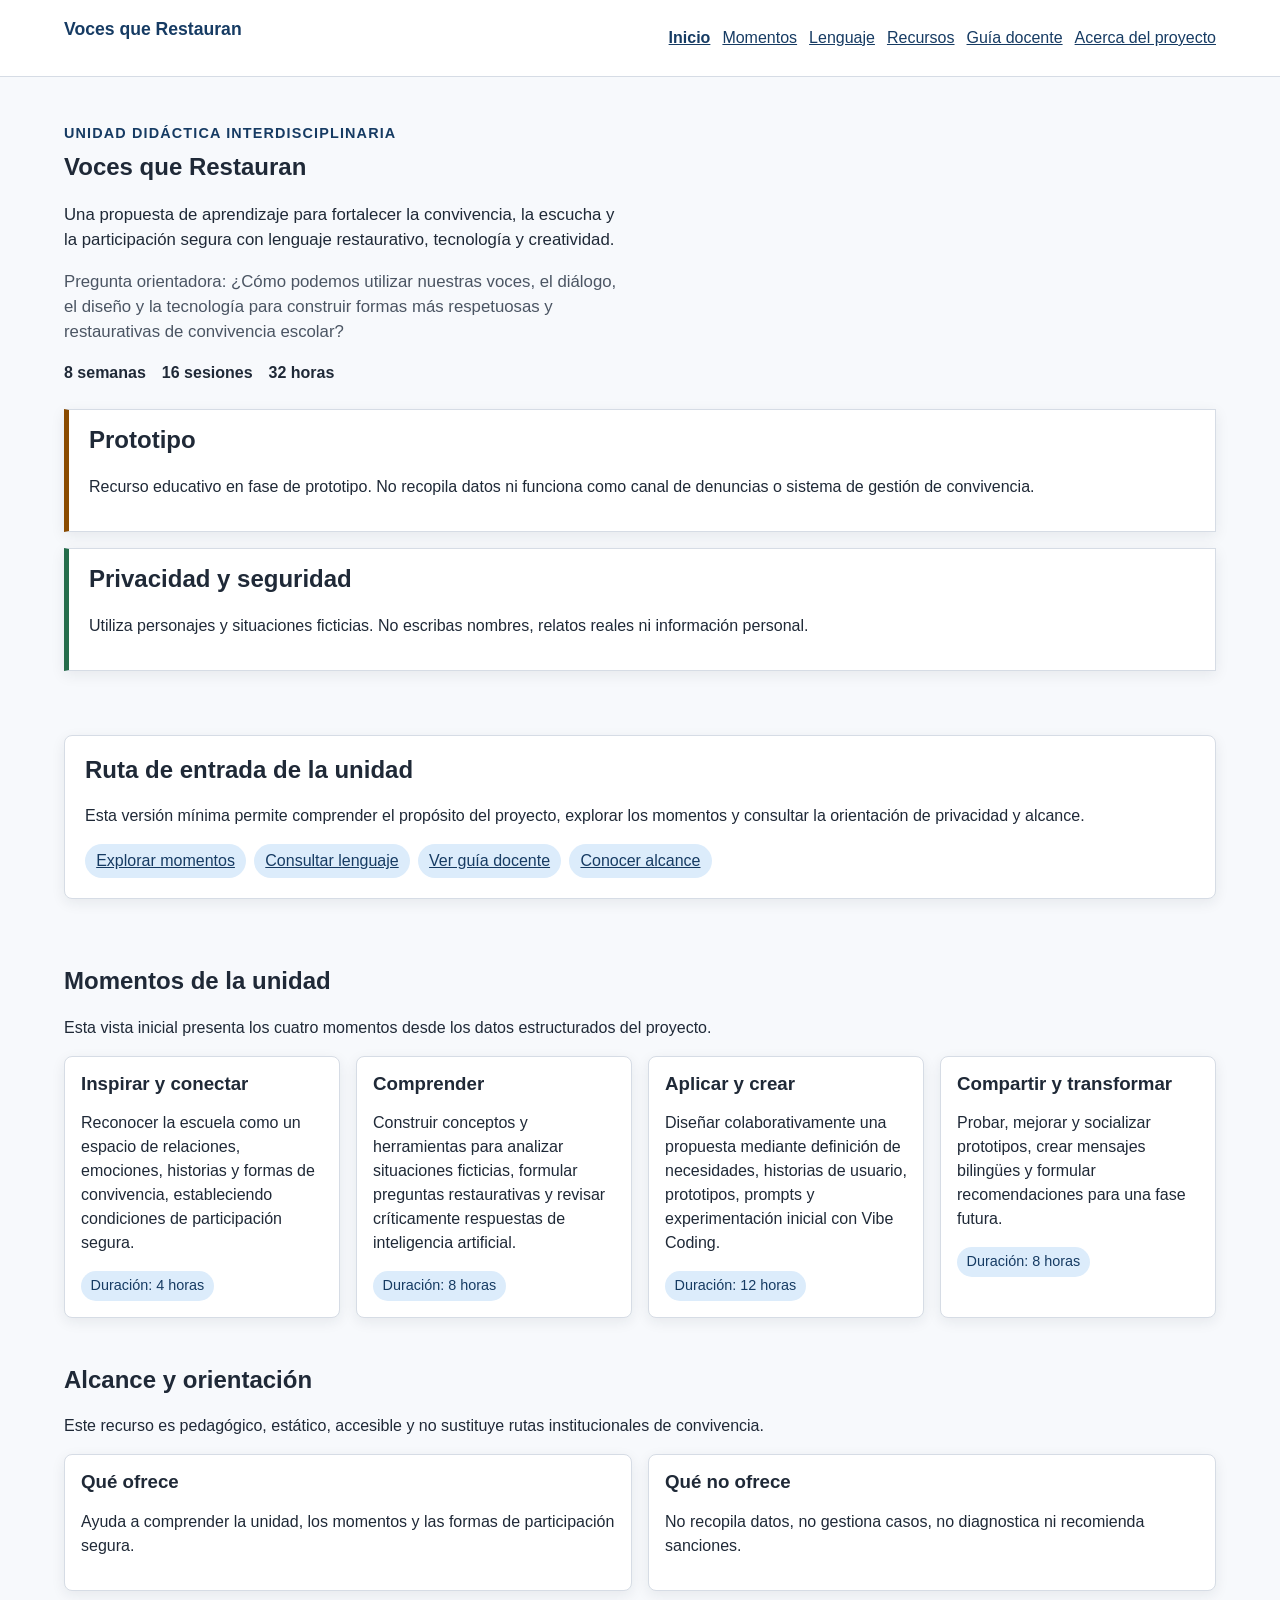
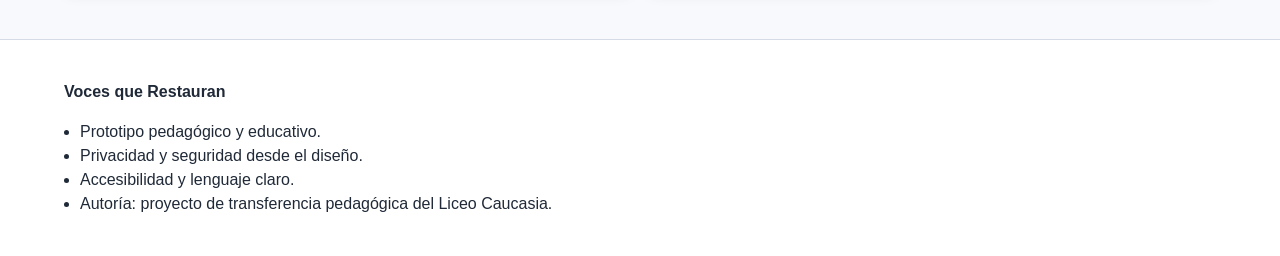
<file: docs/index.html>
<!doctype html>
<html lang="es">
  <head>
    <meta charset="utf-8">
    <meta name="viewport" content="width=device-width, initial-scale=1">
    <meta name="description" content="Prototipo inicial de la unidad didáctica Voces que Restauran, con enfoque en privacidad, accesibilidad y navegación sencilla para GitHub Pages.">
    <title>Voces que Restauran | Prototipo inicial</title>
    <link rel="stylesheet" href="css/base.css">
    <link rel="stylesheet" href="css/layout.css">
    <link rel="stylesheet" href="css/components.css">
    <link rel="stylesheet" href="css/utilities.css">
    <link rel="stylesheet" href="css/print.css">
  </head>
  <body data-content-path="./data/unit-content.json">
    <a class="skip-link" href="#main-content">Saltar al contenido</a>

    <header class="site-header">
      <div class="container site-header__inner">
        <a class="brand-link" href="./index.html">Voces que Restauran</a>
        <button class="site-nav-toggle" type="button" aria-expanded="false" aria-controls="site-nav-list" aria-label="Abrir menú principal">
          Menú
        </button>
        <nav class="site-nav" aria-label="Navegación principal">
          <ul id="site-nav-list" class="site-nav-list">
            <li><a href="./index.html" aria-current="page">Inicio</a></li>
            <li><a href="./moments/">Momentos</a></li>
            <li><a href="./language/">Lenguaje</a></li>
            <li><a href="./resources/">Recursos</a></li>
            <li><a href="./teacher-guide/">Guía docente</a></li>
            <li><a href="./about/">Acerca del proyecto</a></li>
          </ul>
        </nav>
      </div>
    </header>

    <main id="main-content">
      <section class="hero container" aria-labelledby="project-title">
        <div class="hero__content">
          <p class="eyebrow">Unidad didáctica interdisciplinaria</p>
          <h1 id="project-title">Voces que Restauran</h1>
          <p class="lead">Una propuesta de aprendizaje para fortalecer la convivencia, la escucha y la participación segura con lenguaje restaurativo, tecnología y creatividad.</p>
          <p class="lead lead--secondary">Pregunta orientadora: ¿Cómo podemos utilizar nuestras voces, el diálogo, el diseño y la tecnología para construir formas más respetuosas y restaurativas de convivencia escolar?</p>
          <ul class="summary-list" aria-label="Datos generales de la unidad">
            <li><strong>8 semanas</strong></li>
            <li><strong>16 sesiones</strong></li>
            <li><strong>32 horas</strong></li>
          </ul>
        </div>

        <div class="notice notice--warning" role="status">
          <h2>Prototipo</h2>
          <p>Recurso educativo en fase de prototipo. No recopila datos ni funciona como canal de denuncias o sistema de gestión de convivencia.</p>
        </div>
        <div class="notice notice--info" role="note">
          <h2>Privacidad y seguridad</h2>
          <p>Utiliza personajes y situaciones ficticias. No escribas nombres, relatos reales ni información personal.</p>
        </div>
      </section>

      <section class="container section-block" aria-labelledby="quick-links-title">
        <div class="page-intro">
          <h2 id="quick-links-title">Ruta de entrada de la unidad</h2>
          <p>Esta versión mínima permite comprender el propósito del proyecto, explorar los momentos y consultar la orientación de privacidad y alcance.</p>
          <ul class="pill-list" aria-label="Vías rápidas">
            <li><a href="./moments/">Explorar momentos</a></li>
            <li><a href="./language/">Consultar lenguaje</a></li>
            <li><a href="./teacher-guide/">Ver guía docente</a></li>
            <li><a href="./about/scope.html">Conocer alcance</a></li>
          </ul>
        </div>
      </section>

      <section class="container section-block" aria-labelledby="moments-title">
        <div class="section-heading">
          <h2 id="moments-title">Momentos de la unidad</h2>
          <p>Esta vista inicial presenta los cuatro momentos desde los datos estructurados del proyecto.</p>
        </div>
        <div id="moments-list" class="card-grid" aria-live="polite"></div>
      </section>

      <section class="container section-block" aria-labelledby="scope-title">
        <div class="section-heading">
          <h2 id="scope-title">Alcance y orientación</h2>
          <p>Este recurso es pedagógico, estático, accesible y no sustituye rutas institucionales de convivencia.</p>
        </div>
        <div class="info-grid">
          <article class="card">
            <h3>Qué ofrece</h3>
            <p>Ayuda a comprender la unidad, los momentos y las formas de participación segura.</p>
          </article>
          <article class="card">
            <h3>Qué no ofrece</h3>
            <p>No recopila datos, no gestiona casos, no diagnostica ni recomienda sanciones.</p>
          </article>
        </div>
      </section>
    </main>

    <footer class="site-footer">
      <div class="container site-footer__inner">
        <p><strong>Voces que Restauran</strong></p>
        <ul class="footer-links">
          <li>Prototipo pedagógico y educativo.</li>
          <li>Privacidad y seguridad desde el diseño.</li>
          <li>Accesibilidad y lenguaje claro.</li>
          <li>Autoría: proyecto de transferencia pedagógica del Liceo Caucasia.</li>
        </ul>
      </div>
    </footer>

    <script type="module" src="js/main.js"></script>
  </body>
</html>
</file>
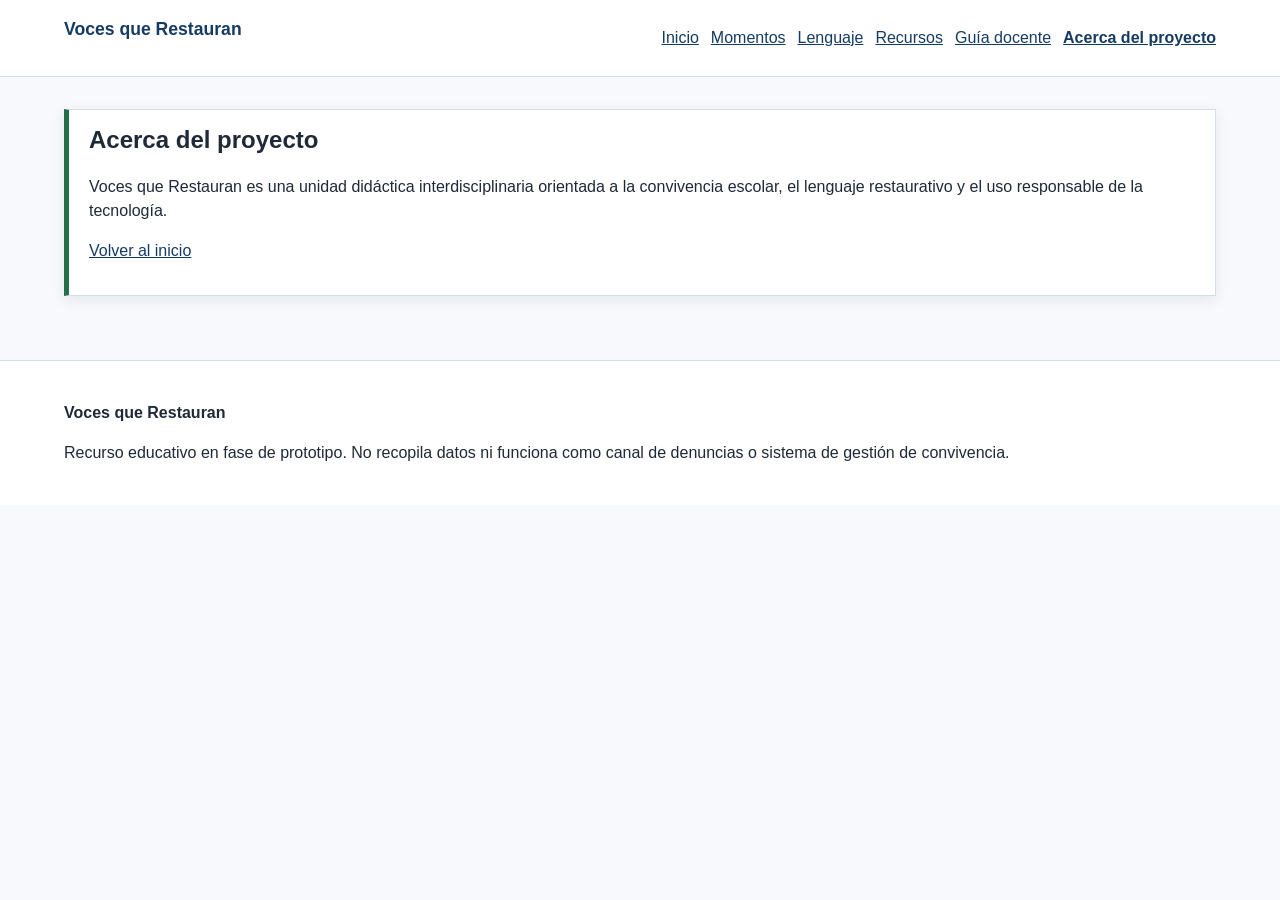
<file: docs/about/index.html>
<!doctype html>
<html lang="es">
  <head>
    <meta charset="utf-8">
    <meta name="viewport" content="width=device-width, initial-scale=1">
    <meta name="description" content="Página de introducción al proyecto Voces que Restauran.">
    <title>Acerca del proyecto | Voces que Restauran</title>
    <link rel="stylesheet" href="../css/base.css">
    <link rel="stylesheet" href="../css/layout.css">
    <link rel="stylesheet" href="../css/components.css">
    <link rel="stylesheet" href="../css/utilities.css">
    <link rel="stylesheet" href="../css/print.css">
  </head>
  <body>
    <a class="skip-link" href="#main-content">Saltar al contenido</a>
    <header class="site-header">
      <div class="container site-header__inner">
        <a class="brand-link" href="../index.html">Voces que Restauran</a>
        <button class="site-nav-toggle" type="button" aria-expanded="false" aria-controls="site-nav-list" aria-label="Abrir menú principal">Menú</button>
        <nav class="site-nav" aria-label="Navegación principal">
          <ul id="site-nav-list" class="site-nav-list">
            <li><a href="../index.html">Inicio</a></li>
            <li><a href="../moments/">Momentos</a></li>
            <li><a href="../language/">Lenguaje</a></li>
            <li><a href="../resources/">Recursos</a></li>
            <li><a href="../teacher-guide/">Guía docente</a></li>
            <li><a href="./index.html" aria-current="page">Acerca del proyecto</a></li>
          </ul>
        </nav>
      </div>
    </header>
    <main id="main-content">
      <section class="container section-block" aria-labelledby="about-title">
        <div class="notice notice--info">
          <h1 id="about-title">Acerca del proyecto</h1>
          <p>Voces que Restauran es una unidad didáctica interdisciplinaria orientada a la convivencia escolar, el lenguaje restaurativo y el uso responsable de la tecnología.</p>
          <p><a href="../index.html">Volver al inicio</a></p>
        </div>
      </section>
    </main>
    <footer class="site-footer">
      <div class="container site-footer__inner">
        <p><strong>Voces que Restauran</strong></p>
        <p>Recurso educativo en fase de prototipo. No recopila datos ni funciona como canal de denuncias o sistema de gestión de convivencia.</p>
      </div>
    </footer>
    <script type="module" src="../js/main.js"></script>
  </body>
</html>
</file>
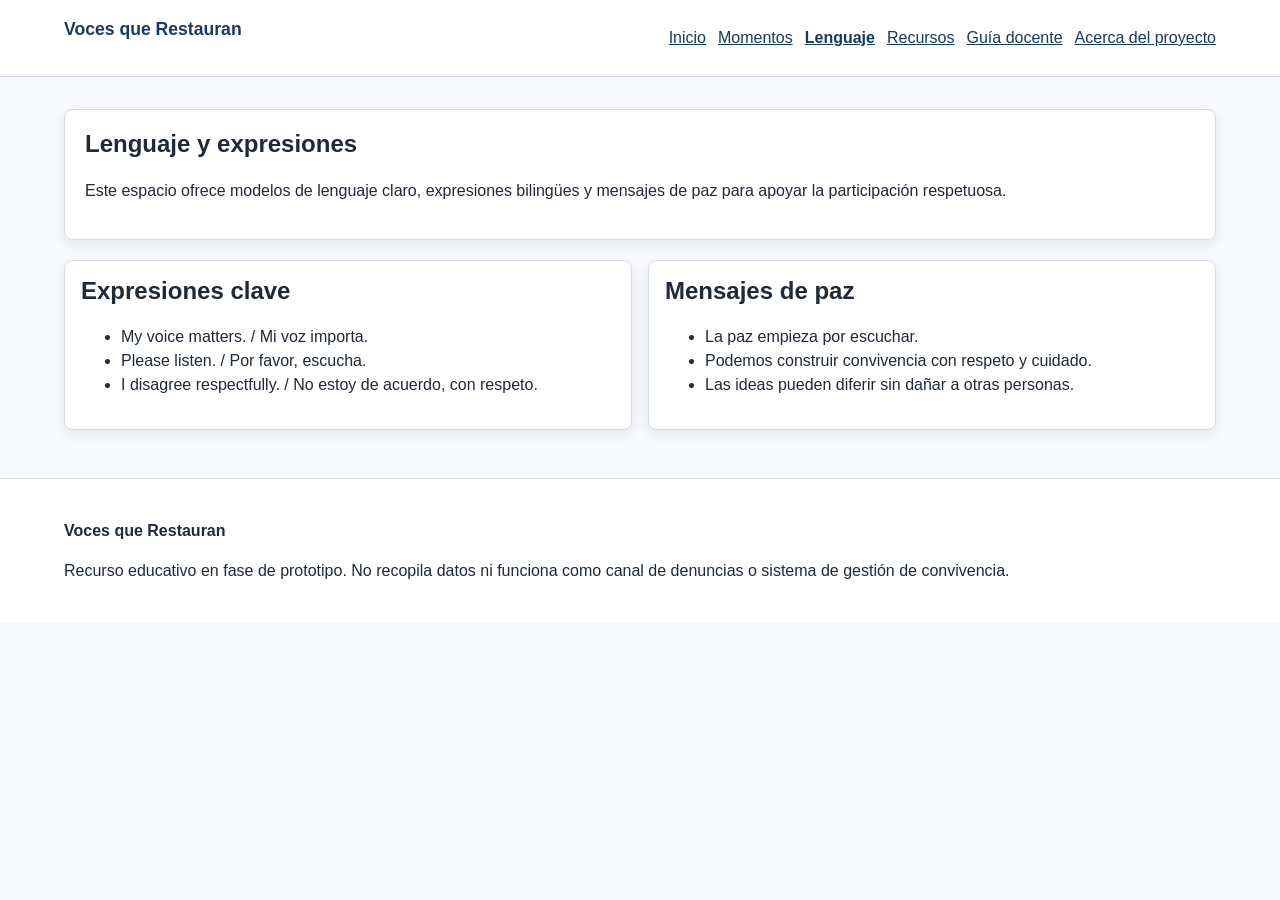
<file: docs/language/index.html>
<!doctype html>
<html lang="es">
  <head>
    <meta charset="utf-8">
    <meta name="viewport" content="width=device-width, initial-scale=1">
    <meta name="description" content="Página de transición para el lenguaje y las expresiones del proyecto Voces que Restauran.">
    <title>Lenguaje | Voces que Restauran</title>
    <link rel="stylesheet" href="../css/base.css">
    <link rel="stylesheet" href="../css/layout.css">
    <link rel="stylesheet" href="../css/components.css">
    <link rel="stylesheet" href="../css/utilities.css">
    <link rel="stylesheet" href="../css/print.css">
  </head>
  <body>
    <a class="skip-link" href="#main-content">Saltar al contenido</a>
    <header class="site-header">
      <div class="container site-header__inner">
        <a class="brand-link" href="../index.html">Voces que Restauran</a>
        <button class="site-nav-toggle" type="button" aria-expanded="false" aria-controls="site-nav-list" aria-label="Abrir menú principal">Menú</button>
        <nav class="site-nav" aria-label="Navegación principal">
          <ul id="site-nav-list" class="site-nav-list">
            <li><a href="../index.html">Inicio</a></li>
            <li><a href="../moments/">Momentos</a></li>
            <li><a href="./index.html" aria-current="page">Lenguaje</a></li>
            <li><a href="../resources/">Recursos</a></li>
            <li><a href="../teacher-guide/">Guía docente</a></li>
            <li><a href="../about/">Acerca del proyecto</a></li>
          </ul>
        </nav>
      </div>
    </header>
    <main id="main-content">
      <section class="container section-block" aria-labelledby="language-title">
        <div class="page-intro">
          <h1 id="language-title">Lenguaje y expresiones</h1>
          <p>Este espacio ofrece modelos de lenguaje claro, expresiones bilingües y mensajes de paz para apoyar la participación respetuosa.</p>
        </div>
        <div class="info-grid">
          <article class="card">
            <h2>Expresiones clave</h2>
            <ul>
              <li>My voice matters. / Mi voz importa.</li>
              <li>Please listen. / Por favor, escucha.</li>
              <li>I disagree respectfully. / No estoy de acuerdo, con respeto.</li>
            </ul>
          </article>
          <article class="card">
            <h2>Mensajes de paz</h2>
            <ul>
              <li>La paz empieza por escuchar.</li>
              <li>Podemos construir convivencia con respeto y cuidado.</li>
              <li>Las ideas pueden diferir sin dañar a otras personas.</li>
            </ul>
          </article>
        </div>
      </section>
    </main>
    <footer class="site-footer">
      <div class="container site-footer__inner">
        <p><strong>Voces que Restauran</strong></p>
        <p>Recurso educativo en fase de prototipo. No recopila datos ni funciona como canal de denuncias o sistema de gestión de convivencia.</p>
      </div>
    </footer>
    <script type="module" src="../js/main.js"></script>
  </body>
</html>
</file>
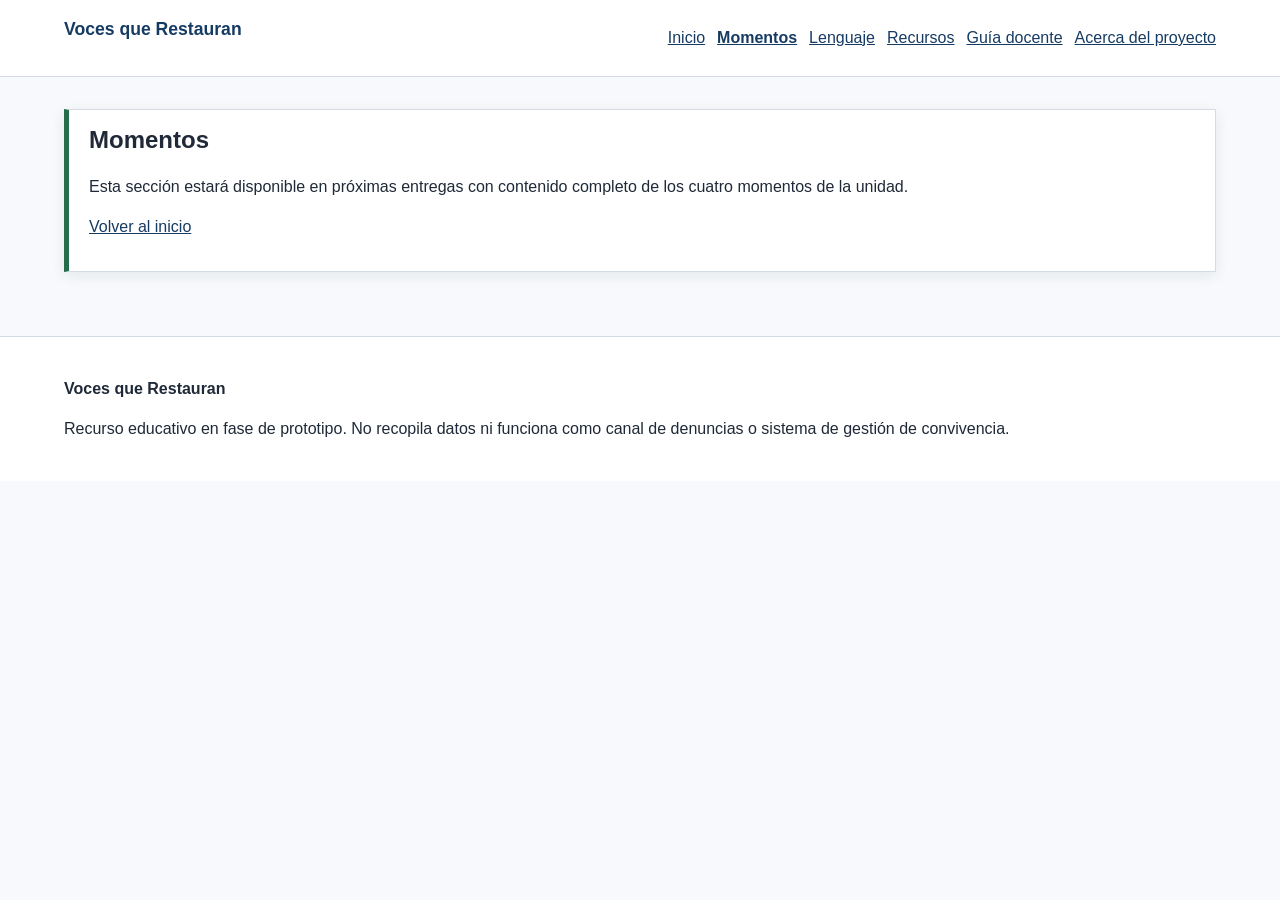
<file: docs/moments/index.html>
<!doctype html>
<html lang="es">
  <head>
    <meta charset="utf-8">
    <meta name="viewport" content="width=device-width, initial-scale=1">
    <meta name="description" content="Página de transición para los momentos de la unidad Voces que Restauran.">
    <title>Momentos | Voces que Restauran</title>
    <link rel="stylesheet" href="../css/base.css">
    <link rel="stylesheet" href="../css/layout.css">
    <link rel="stylesheet" href="../css/components.css">
    <link rel="stylesheet" href="../css/utilities.css">
    <link rel="stylesheet" href="../css/print.css">
  </head>
  <body>
    <a class="skip-link" href="#main-content">Saltar al contenido</a>
    <header class="site-header">
      <div class="container site-header__inner">
        <a class="brand-link" href="../index.html">Voces que Restauran</a>
        <button class="site-nav-toggle" type="button" aria-expanded="false" aria-controls="site-nav-list" aria-label="Abrir menú principal">Menú</button>
        <nav class="site-nav" aria-label="Navegación principal">
          <ul id="site-nav-list" class="site-nav-list">
            <li><a href="../index.html">Inicio</a></li>
            <li><a href="./index.html" aria-current="page">Momentos</a></li>
            <li><a href="../language/">Lenguaje</a></li>
            <li><a href="../resources/">Recursos</a></li>
            <li><a href="../teacher-guide/">Guía docente</a></li>
            <li><a href="../about/">Acerca del proyecto</a></li>
          </ul>
        </nav>
      </div>
    </header>
    <main id="main-content">
      <section class="container section-block" aria-labelledby="moments-title">
        <div class="notice notice--info">
          <h1 id="moments-title">Momentos</h1>
          <p>Esta sección estará disponible en próximas entregas con contenido completo de los cuatro momentos de la unidad.</p>
          <p><a href="../index.html">Volver al inicio</a></p>
        </div>
      </section>
    </main>
    <footer class="site-footer">
      <div class="container site-footer__inner">
        <p><strong>Voces que Restauran</strong></p>
        <p>Recurso educativo en fase de prototipo. No recopila datos ni funciona como canal de denuncias o sistema de gestión de convivencia.</p>
      </div>
    </footer>
    <script type="module" src="../js/main.js"></script>
  </body>
</html>
</file>
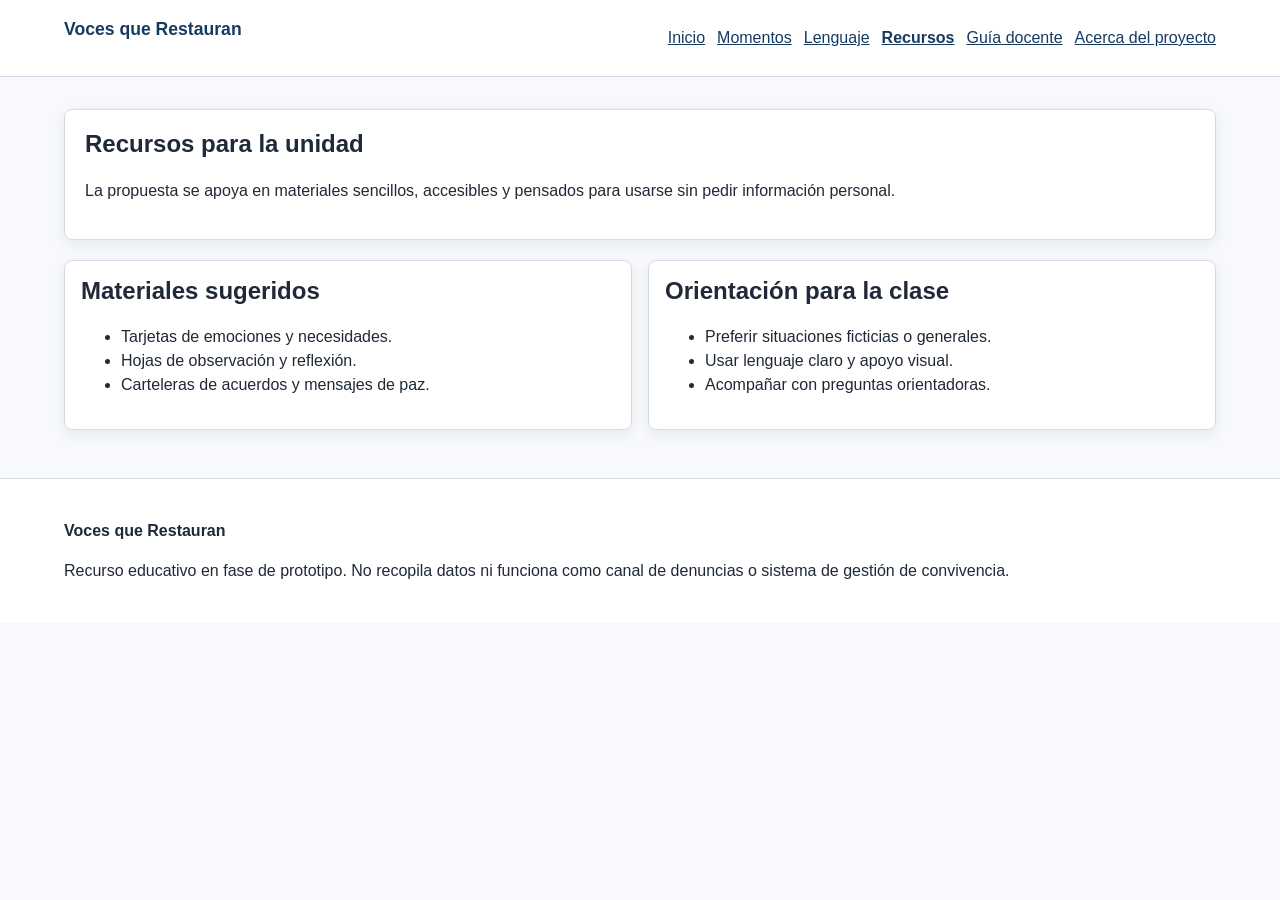
<file: docs/resources/index.html>
<!doctype html>
<html lang="es">
  <head>
    <meta charset="utf-8">
    <meta name="viewport" content="width=device-width, initial-scale=1">
    <meta name="description" content="Página de transición para los recursos del proyecto Voces que Restauran.">
    <title>Recursos | Voces que Restauran</title>
    <link rel="stylesheet" href="../css/base.css">
    <link rel="stylesheet" href="../css/layout.css">
    <link rel="stylesheet" href="../css/components.css">
    <link rel="stylesheet" href="../css/utilities.css">
    <link rel="stylesheet" href="../css/print.css">
  </head>
  <body>
    <a class="skip-link" href="#main-content">Saltar al contenido</a>
    <header class="site-header">
      <div class="container site-header__inner">
        <a class="brand-link" href="../index.html">Voces que Restauran</a>
        <button class="site-nav-toggle" type="button" aria-expanded="false" aria-controls="site-nav-list" aria-label="Abrir menú principal">Menú</button>
        <nav class="site-nav" aria-label="Navegación principal">
          <ul id="site-nav-list" class="site-nav-list">
            <li><a href="../index.html">Inicio</a></li>
            <li><a href="../moments/">Momentos</a></li>
            <li><a href="../language/">Lenguaje</a></li>
            <li><a href="./index.html" aria-current="page">Recursos</a></li>
            <li><a href="../teacher-guide/">Guía docente</a></li>
            <li><a href="../about/">Acerca del proyecto</a></li>
          </ul>
        </nav>
      </div>
    </header>
    <main id="main-content">
      <section class="container section-block" aria-labelledby="resources-title">
        <div class="page-intro">
          <h1 id="resources-title">Recursos para la unidad</h1>
          <p>La propuesta se apoya en materiales sencillos, accesibles y pensados para usarse sin pedir información personal.</p>
        </div>
        <div class="info-grid">
          <article class="card">
            <h2>Materiales sugeridos</h2>
            <ul>
              <li>Tarjetas de emociones y necesidades.</li>
              <li>Hojas de observación y reflexión.</li>
              <li>Carteleras de acuerdos y mensajes de paz.</li>
            </ul>
          </article>
          <article class="card">
            <h2>Orientación para la clase</h2>
            <ul>
              <li>Preferir situaciones ficticias o generales.</li>
              <li>Usar lenguaje claro y apoyo visual.</li>
              <li>Acompañar con preguntas orientadoras.</li>
            </ul>
          </article>
        </div>
      </section>
    </main>
    <footer class="site-footer">
      <div class="container site-footer__inner">
        <p><strong>Voces que Restauran</strong></p>
        <p>Recurso educativo en fase de prototipo. No recopila datos ni funciona como canal de denuncias o sistema de gestión de convivencia.</p>
      </div>
    </footer>
    <script type="module" src="../js/main.js"></script>
  </body>
</html>
</file>
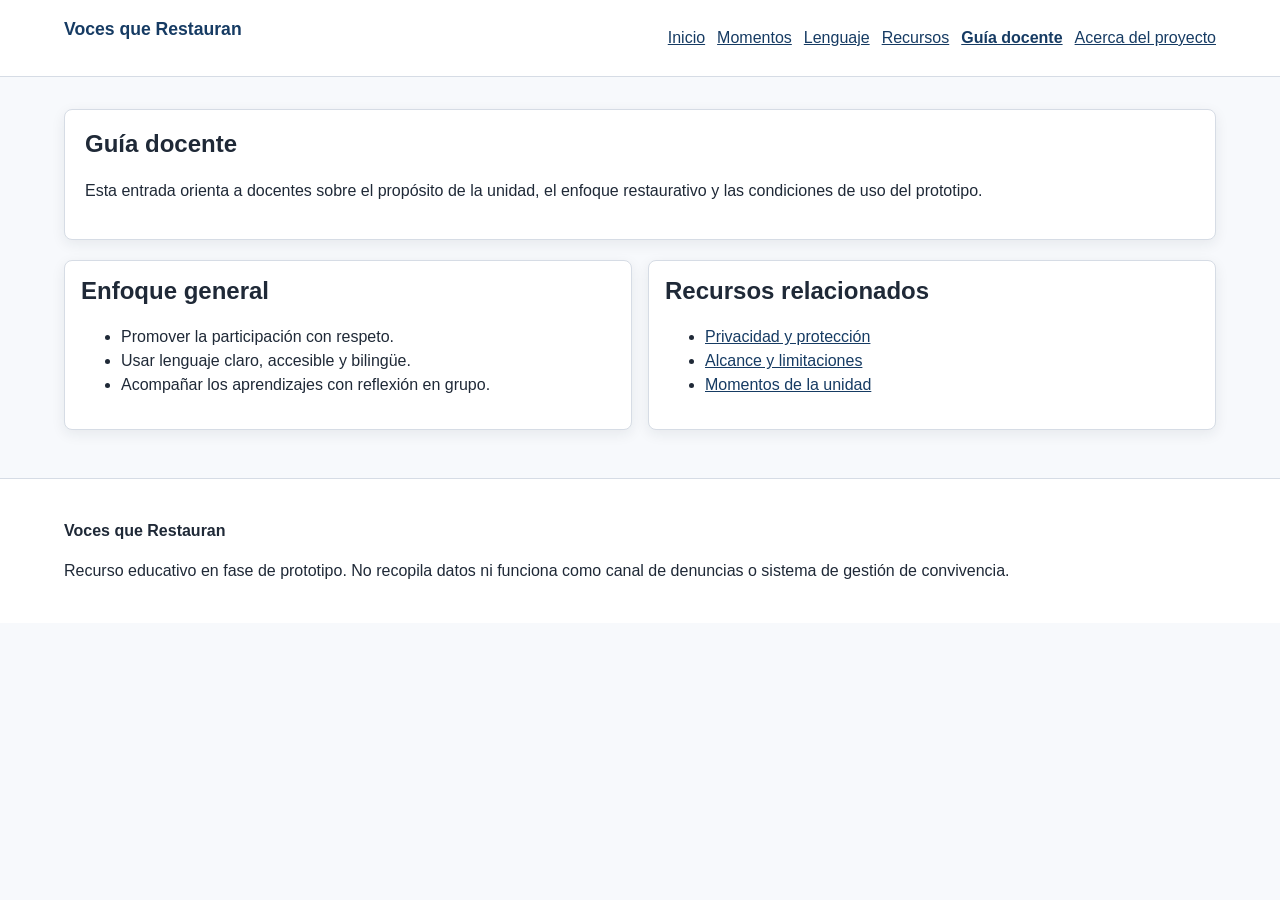
<file: docs/teacher-guide/index.html>
<!doctype html>
<html lang="es">
  <head>
    <meta charset="utf-8">
    <meta name="viewport" content="width=device-width, initial-scale=1">
    <meta name="description" content="Página de transición para la guía docente del proyecto Voces que Restauran.">
    <title>Guía docente | Voces que Restauran</title>
    <link rel="stylesheet" href="../css/base.css">
    <link rel="stylesheet" href="../css/layout.css">
    <link rel="stylesheet" href="../css/components.css">
    <link rel="stylesheet" href="../css/utilities.css">
    <link rel="stylesheet" href="../css/print.css">
  </head>
  <body>
    <a class="skip-link" href="#main-content">Saltar al contenido</a>
    <header class="site-header">
      <div class="container site-header__inner">
        <a class="brand-link" href="../index.html">Voces que Restauran</a>
        <button class="site-nav-toggle" type="button" aria-expanded="false" aria-controls="site-nav-list" aria-label="Abrir menú principal">Menú</button>
        <nav class="site-nav" aria-label="Navegación principal">
          <ul id="site-nav-list" class="site-nav-list">
            <li><a href="../index.html">Inicio</a></li>
            <li><a href="../moments/">Momentos</a></li>
            <li><a href="../language/">Lenguaje</a></li>
            <li><a href="../resources/">Recursos</a></li>
            <li><a href="./index.html" aria-current="page">Guía docente</a></li>
            <li><a href="../about/">Acerca del proyecto</a></li>
          </ul>
        </nav>
      </div>
    </header>
    <main id="main-content">
      <section class="container section-block" aria-labelledby="teacher-guide-title">
        <div class="page-intro">
          <h1 id="teacher-guide-title">Guía docente</h1>
          <p>Esta entrada orienta a docentes sobre el propósito de la unidad, el enfoque restaurativo y las condiciones de uso del prototipo.</p>
        </div>
        <div class="info-grid">
          <article class="card">
            <h2>Enfoque general</h2>
            <ul>
              <li>Promover la participación con respeto.</li>
              <li>Usar lenguaje claro, accesible y bilingüe.</li>
              <li>Acompañar los aprendizajes con reflexión en grupo.</li>
            </ul>
          </article>
          <article class="card">
            <h2>Recursos relacionados</h2>
            <ul>
              <li><a href="./privacy.html">Privacidad y protección</a></li>
              <li><a href="../about/scope.html">Alcance y limitaciones</a></li>
              <li><a href="../moments/">Momentos de la unidad</a></li>
            </ul>
          </article>
        </div>
      </section>
    </main>
    <footer class="site-footer">
      <div class="container site-footer__inner">
        <p><strong>Voces que Restauran</strong></p>
        <p>Recurso educativo en fase de prototipo. No recopila datos ni funciona como canal de denuncias o sistema de gestión de convivencia.</p>
      </div>
    </footer>
    <script type="module" src="../js/main.js"></script>
  </body>
</html>
</file>
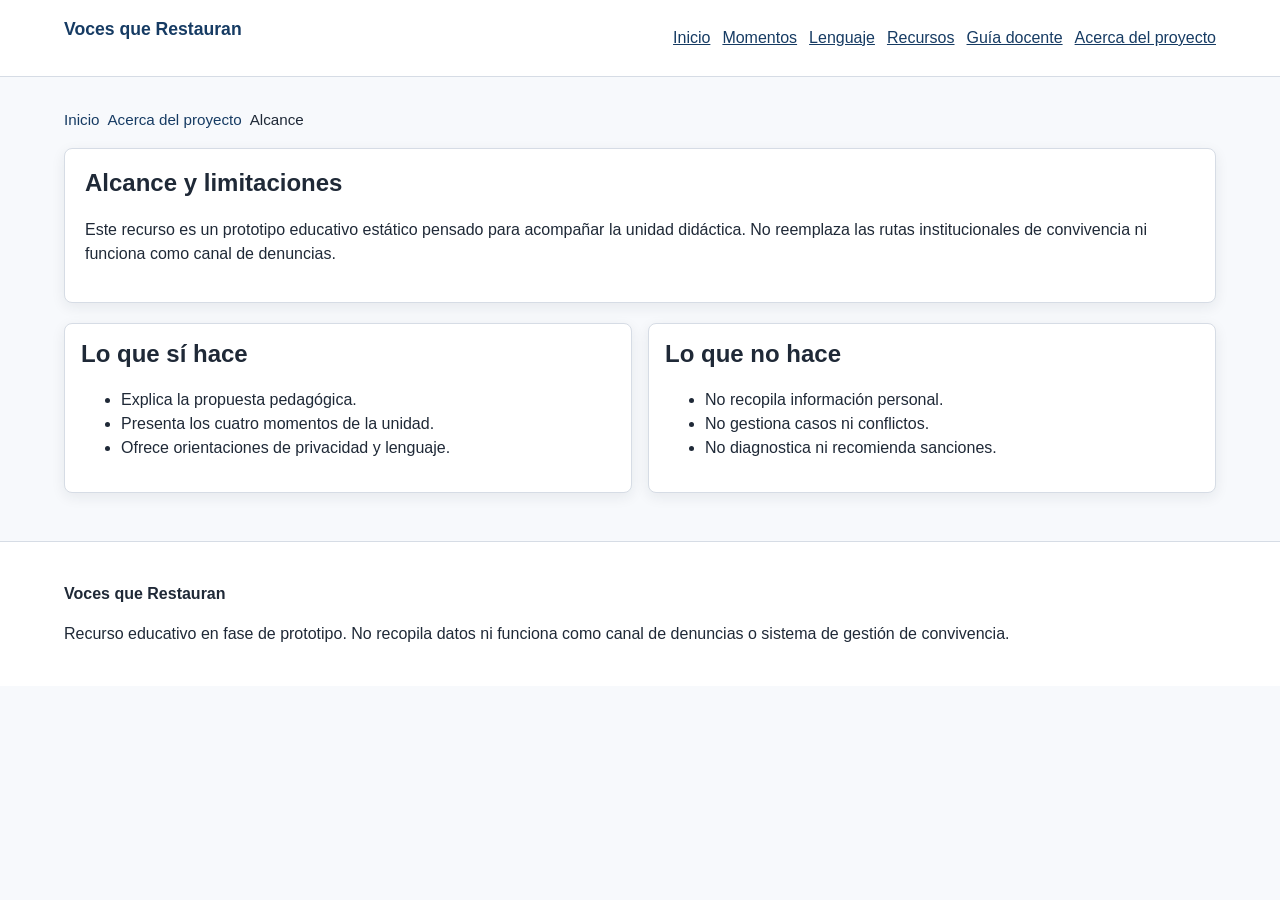
<file: docs/about/scope.html>
<!doctype html>
<html lang="es">
  <head>
    <meta charset="utf-8">
    <meta name="viewport" content="width=device-width, initial-scale=1">
    <meta name="description" content="Página de alcance y limitaciones del prototipo de Voces que Restauran.">
    <title>Alcance y limitaciones | Voces que Restauran</title>
    <link rel="stylesheet" href="../css/base.css">
    <link rel="stylesheet" href="../css/layout.css">
    <link rel="stylesheet" href="../css/components.css">
    <link rel="stylesheet" href="../css/utilities.css">
    <link rel="stylesheet" href="../css/print.css">
  </head>
  <body>
    <a class="skip-link" href="#main-content">Saltar al contenido</a>
    <header class="site-header">
      <div class="container site-header__inner">
        <a class="brand-link" href="../index.html">Voces que Restauran</a>
        <button class="site-nav-toggle" type="button" aria-expanded="false" aria-controls="site-nav-list" aria-label="Abrir menú principal">Menú</button>
        <nav class="site-nav" aria-label="Navegación principal">
          <ul id="site-nav-list" class="site-nav-list">
            <li><a href="../index.html">Inicio</a></li>
            <li><a href="../moments/">Momentos</a></li>
            <li><a href="../language/">Lenguaje</a></li>
            <li><a href="../resources/">Recursos</a></li>
            <li><a href="../teacher-guide/">Guía docente</a></li>
            <li><a href="./index.html">Acerca del proyecto</a></li>
          </ul>
        </nav>
      </div>
    </header>
    <main id="main-content">
      <section class="container section-block" aria-labelledby="scope-title">
        <nav aria-label="Ruta de navegación">
          <ol class="breadcrumbs">
            <li><a href="../index.html">Inicio</a></li>
            <li><a href="./index.html">Acerca del proyecto</a></li>
            <li aria-current="page">Alcance</li>
          </ol>
        </nav>
        <div class="page-intro">
          <h1 id="scope-title">Alcance y limitaciones</h1>
          <p>Este recurso es un prototipo educativo estático pensado para acompañar la unidad didáctica. No reemplaza las rutas institucionales de convivencia ni funciona como canal de denuncias.</p>
        </div>
        <div class="info-grid">
          <article class="card">
            <h2>Lo que sí hace</h2>
            <ul>
              <li>Explica la propuesta pedagógica.</li>
              <li>Presenta los cuatro momentos de la unidad.</li>
              <li>Ofrece orientaciones de privacidad y lenguaje.</li>
            </ul>
          </article>
          <article class="card">
            <h2>Lo que no hace</h2>
            <ul>
              <li>No recopila información personal.</li>
              <li>No gestiona casos ni conflictos.</li>
              <li>No diagnostica ni recomienda sanciones.</li>
            </ul>
          </article>
        </div>
      </section>
    </main>
    <footer class="site-footer">
      <div class="container site-footer__inner">
        <p><strong>Voces que Restauran</strong></p>
        <p>Recurso educativo en fase de prototipo. No recopila datos ni funciona como canal de denuncias o sistema de gestión de convivencia.</p>
      </div>
    </footer>
    <script type="module" src="../js/main.js"></script>
  </body>
</html>
</file>
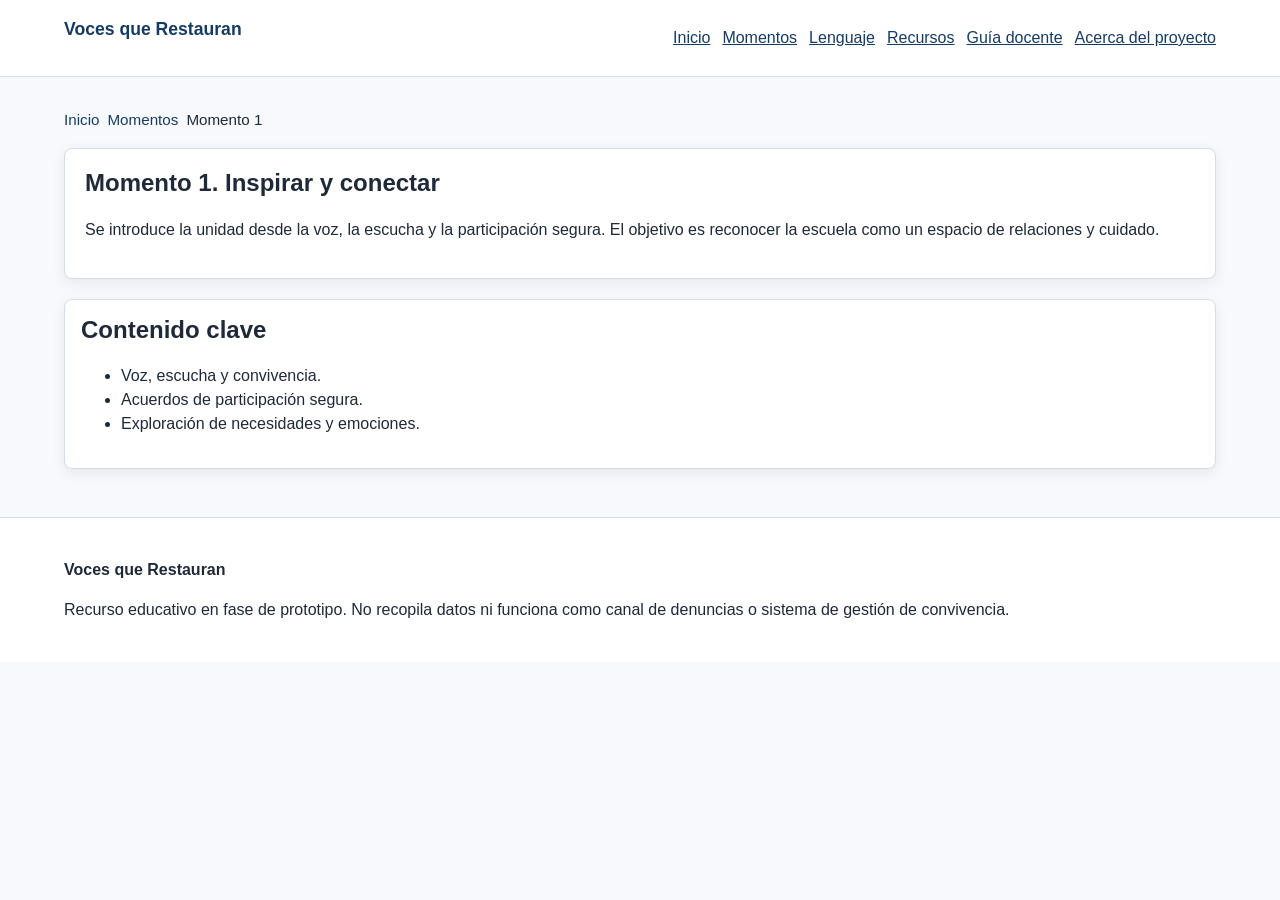
<file: docs/moments/moment-1.html>
<!doctype html>
<html lang="es">
  <head>
    <meta charset="utf-8">
    <meta name="viewport" content="width=device-width, initial-scale=1">
    <meta name="description" content="Detalle del primer momento de Voces que Restauran.">
    <title>Momento 1 | Voces que Restauran</title>
    <link rel="stylesheet" href="../css/base.css">
    <link rel="stylesheet" href="../css/layout.css">
    <link rel="stylesheet" href="../css/components.css">
    <link rel="stylesheet" href="../css/utilities.css">
    <link rel="stylesheet" href="../css/print.css">
  </head>
  <body>
    <a class="skip-link" href="#main-content">Saltar al contenido</a>
    <header class="site-header">
      <div class="container site-header__inner">
        <a class="brand-link" href="../index.html">Voces que Restauran</a>
        <button class="site-nav-toggle" type="button" aria-expanded="false" aria-controls="site-nav-list" aria-label="Abrir menú principal">Menú</button>
        <nav class="site-nav" aria-label="Navegación principal">
          <ul id="site-nav-list" class="site-nav-list">
            <li><a href="../index.html">Inicio</a></li>
            <li><a href="./index.html">Momentos</a></li>
            <li><a href="../language/">Lenguaje</a></li>
            <li><a href="../resources/">Recursos</a></li>
            <li><a href="../teacher-guide/">Guía docente</a></li>
            <li><a href="../about/">Acerca del proyecto</a></li>
          </ul>
        </nav>
      </div>
    </header>
    <main id="main-content">
      <section class="container section-block" aria-labelledby="moment-title">
        <nav aria-label="Ruta de navegación">
          <ol class="breadcrumbs">
            <li><a href="../index.html">Inicio</a></li>
            <li><a href="./index.html">Momentos</a></li>
            <li aria-current="page">Momento 1</li>
          </ol>
        </nav>
        <div class="page-intro">
          <h1 id="moment-title">Momento 1. Inspirar y conectar</h1>
          <p>Se introduce la unidad desde la voz, la escucha y la participación segura. El objetivo es reconocer la escuela como un espacio de relaciones y cuidado.</p>
        </div>
        <div class="card">
          <h2>Contenido clave</h2>
          <ul>
            <li>Voz, escucha y convivencia.</li>
            <li>Acuerdos de participación segura.</li>
            <li>Exploración de necesidades y emociones.</li>
          </ul>
        </div>
      </section>
    </main>
    <footer class="site-footer">
      <div class="container site-footer__inner">
        <p><strong>Voces que Restauran</strong></p>
        <p>Recurso educativo en fase de prototipo. No recopila datos ni funciona como canal de denuncias o sistema de gestión de convivencia.</p>
      </div>
    </footer>
    <script type="module" src="../js/main.js"></script>
  </body>
</html>
</file>
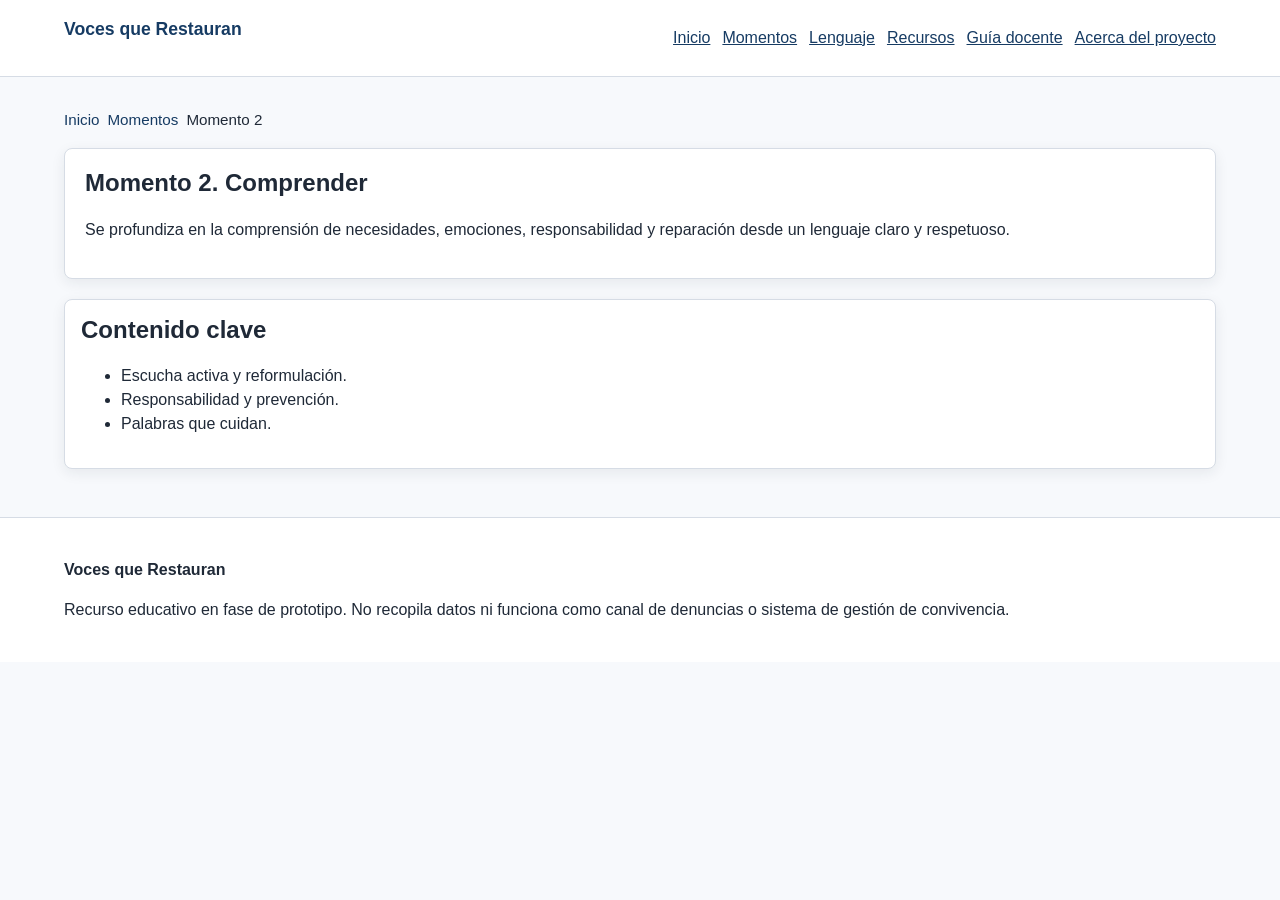
<file: docs/moments/moment-2.html>
<!doctype html>
<html lang="es">
  <head>
    <meta charset="utf-8">
    <meta name="viewport" content="width=device-width, initial-scale=1">
    <meta name="description" content="Detalle del segundo momento de Voces que Restauran.">
    <title>Momento 2 | Voces que Restauran</title>
    <link rel="stylesheet" href="../css/base.css">
    <link rel="stylesheet" href="../css/layout.css">
    <link rel="stylesheet" href="../css/components.css">
    <link rel="stylesheet" href="../css/utilities.css">
    <link rel="stylesheet" href="../css/print.css">
  </head>
  <body>
    <a class="skip-link" href="#main-content">Saltar al contenido</a>
    <header class="site-header">
      <div class="container site-header__inner">
        <a class="brand-link" href="../index.html">Voces que Restauran</a>
        <button class="site-nav-toggle" type="button" aria-expanded="false" aria-controls="site-nav-list" aria-label="Abrir menú principal">Menú</button>
        <nav class="site-nav" aria-label="Navegación principal">
          <ul id="site-nav-list" class="site-nav-list">
            <li><a href="../index.html">Inicio</a></li>
            <li><a href="./index.html">Momentos</a></li>
            <li><a href="../language/">Lenguaje</a></li>
            <li><a href="../resources/">Recursos</a></li>
            <li><a href="../teacher-guide/">Guía docente</a></li>
            <li><a href="../about/">Acerca del proyecto</a></li>
          </ul>
        </nav>
      </div>
    </header>
    <main id="main-content">
      <section class="container section-block" aria-labelledby="moment-title">
        <nav aria-label="Ruta de navegación">
          <ol class="breadcrumbs">
            <li><a href="../index.html">Inicio</a></li>
            <li><a href="./index.html">Momentos</a></li>
            <li aria-current="page">Momento 2</li>
          </ol>
        </nav>
        <div class="page-intro">
          <h1 id="moment-title">Momento 2. Comprender</h1>
          <p>Se profundiza en la comprensión de necesidades, emociones, responsabilidad y reparación desde un lenguaje claro y respetuoso.</p>
        </div>
        <div class="card">
          <h2>Contenido clave</h2>
          <ul>
            <li>Escucha activa y reformulación.</li>
            <li>Responsabilidad y prevención.</li>
            <li>Palabras que cuidan.</li>
          </ul>
        </div>
      </section>
    </main>
    <footer class="site-footer">
      <div class="container site-footer__inner">
        <p><strong>Voces que Restauran</strong></p>
        <p>Recurso educativo en fase de prototipo. No recopila datos ni funciona como canal de denuncias o sistema de gestión de convivencia.</p>
      </div>
    </footer>
    <script type="module" src="../js/main.js"></script>
  </body>
</html>
</file>
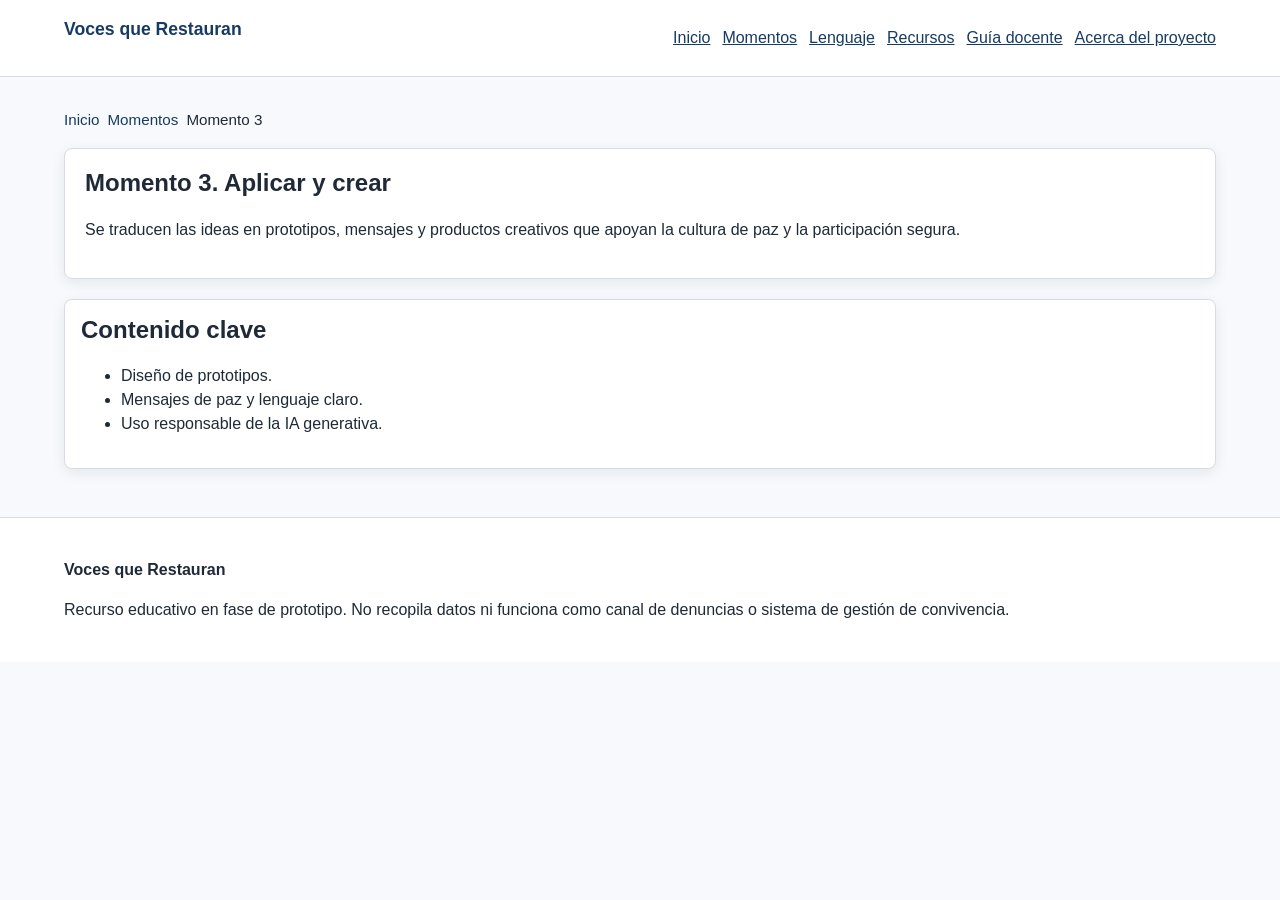
<file: docs/moments/moment-3.html>
<!doctype html>
<html lang="es">
  <head>
    <meta charset="utf-8">
    <meta name="viewport" content="width=device-width, initial-scale=1">
    <meta name="description" content="Detalle del tercer momento de Voces que Restauran.">
    <title>Momento 3 | Voces que Restauran</title>
    <link rel="stylesheet" href="../css/base.css">
    <link rel="stylesheet" href="../css/layout.css">
    <link rel="stylesheet" href="../css/components.css">
    <link rel="stylesheet" href="../css/utilities.css">
    <link rel="stylesheet" href="../css/print.css">
  </head>
  <body>
    <a class="skip-link" href="#main-content">Saltar al contenido</a>
    <header class="site-header">
      <div class="container site-header__inner">
        <a class="brand-link" href="../index.html">Voces que Restauran</a>
        <button class="site-nav-toggle" type="button" aria-expanded="false" aria-controls="site-nav-list" aria-label="Abrir menú principal">Menú</button>
        <nav class="site-nav" aria-label="Navegación principal">
          <ul id="site-nav-list" class="site-nav-list">
            <li><a href="../index.html">Inicio</a></li>
            <li><a href="./index.html">Momentos</a></li>
            <li><a href="../language/">Lenguaje</a></li>
            <li><a href="../resources/">Recursos</a></li>
            <li><a href="../teacher-guide/">Guía docente</a></li>
            <li><a href="../about/">Acerca del proyecto</a></li>
          </ul>
        </nav>
      </div>
    </header>
    <main id="main-content">
      <section class="container section-block" aria-labelledby="moment-title">
        <nav aria-label="Ruta de navegación">
          <ol class="breadcrumbs">
            <li><a href="../index.html">Inicio</a></li>
            <li><a href="./index.html">Momentos</a></li>
            <li aria-current="page">Momento 3</li>
          </ol>
        </nav>
        <div class="page-intro">
          <h1 id="moment-title">Momento 3. Aplicar y crear</h1>
          <p>Se traducen las ideas en prototipos, mensajes y productos creativos que apoyan la cultura de paz y la participación segura.</p>
        </div>
        <div class="card">
          <h2>Contenido clave</h2>
          <ul>
            <li>Diseño de prototipos.</li>
            <li>Mensajes de paz y lenguaje claro.</li>
            <li>Uso responsable de la IA generativa.</li>
          </ul>
        </div>
      </section>
    </main>
    <footer class="site-footer">
      <div class="container site-footer__inner">
        <p><strong>Voces que Restauran</strong></p>
        <p>Recurso educativo en fase de prototipo. No recopila datos ni funciona como canal de denuncias o sistema de gestión de convivencia.</p>
      </div>
    </footer>
    <script type="module" src="../js/main.js"></script>
  </body>
</html>
</file>
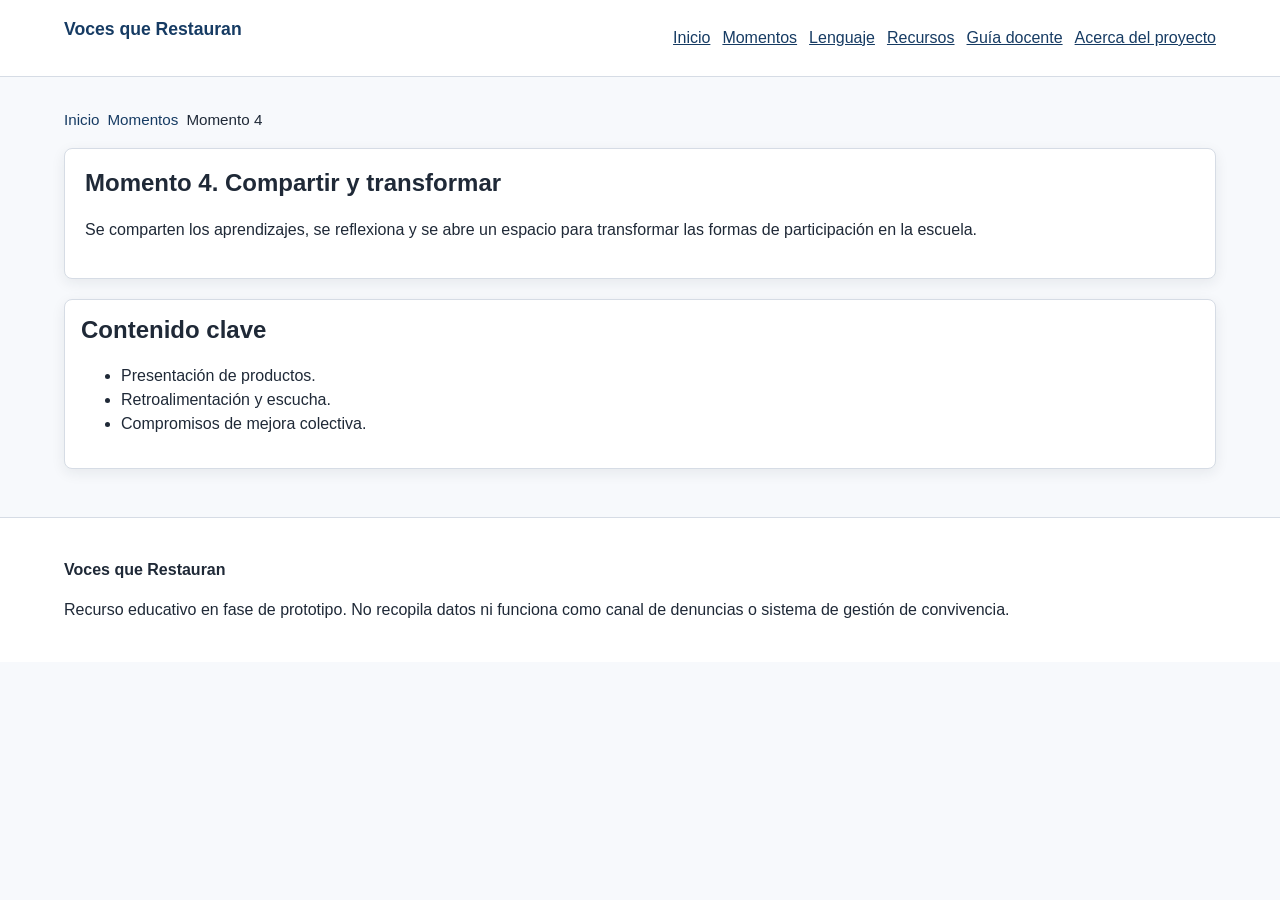
<file: docs/moments/moment-4.html>
<!doctype html>
<html lang="es">
  <head>
    <meta charset="utf-8">
    <meta name="viewport" content="width=device-width, initial-scale=1">
    <meta name="description" content="Detalle del cuarto momento de Voces que Restauran.">
    <title>Momento 4 | Voces que Restauran</title>
    <link rel="stylesheet" href="../css/base.css">
    <link rel="stylesheet" href="../css/layout.css">
    <link rel="stylesheet" href="../css/components.css">
    <link rel="stylesheet" href="../css/utilities.css">
    <link rel="stylesheet" href="../css/print.css">
  </head>
  <body>
    <a class="skip-link" href="#main-content">Saltar al contenido</a>
    <header class="site-header">
      <div class="container site-header__inner">
        <a class="brand-link" href="../index.html">Voces que Restauran</a>
        <button class="site-nav-toggle" type="button" aria-expanded="false" aria-controls="site-nav-list" aria-label="Abrir menú principal">Menú</button>
        <nav class="site-nav" aria-label="Navegación principal">
          <ul id="site-nav-list" class="site-nav-list">
            <li><a href="../index.html">Inicio</a></li>
            <li><a href="./index.html">Momentos</a></li>
            <li><a href="../language/">Lenguaje</a></li>
            <li><a href="../resources/">Recursos</a></li>
            <li><a href="../teacher-guide/">Guía docente</a></li>
            <li><a href="../about/">Acerca del proyecto</a></li>
          </ul>
        </nav>
      </div>
    </header>
    <main id="main-content">
      <section class="container section-block" aria-labelledby="moment-title">
        <nav aria-label="Ruta de navegación">
          <ol class="breadcrumbs">
            <li><a href="../index.html">Inicio</a></li>
            <li><a href="./index.html">Momentos</a></li>
            <li aria-current="page">Momento 4</li>
          </ol>
        </nav>
        <div class="page-intro">
          <h1 id="moment-title">Momento 4. Compartir y transformar</h1>
          <p>Se comparten los aprendizajes, se reflexiona y se abre un espacio para transformar las formas de participación en la escuela.</p>
        </div>
        <div class="card">
          <h2>Contenido clave</h2>
          <ul>
            <li>Presentación de productos.</li>
            <li>Retroalimentación y escucha.</li>
            <li>Compromisos de mejora colectiva.</li>
          </ul>
        </div>
      </section>
    </main>
    <footer class="site-footer">
      <div class="container site-footer__inner">
        <p><strong>Voces que Restauran</strong></p>
        <p>Recurso educativo en fase de prototipo. No recopila datos ni funciona como canal de denuncias o sistema de gestión de convivencia.</p>
      </div>
    </footer>
    <script type="module" src="../js/main.js"></script>
  </body>
</html>
</file>
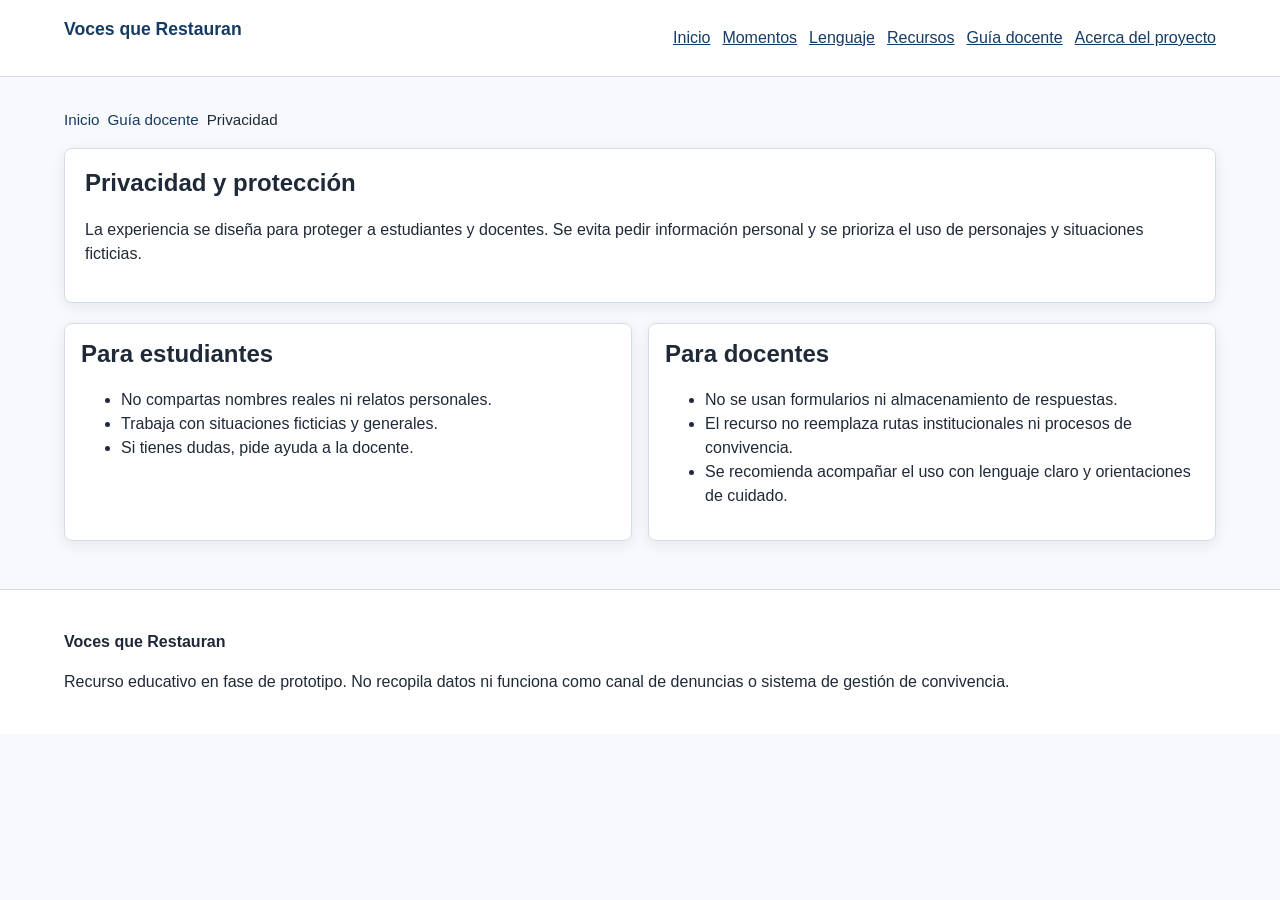
<file: docs/teacher-guide/privacy.html>
<!doctype html>
<html lang="es">
  <head>
    <meta charset="utf-8">
    <meta name="viewport" content="width=device-width, initial-scale=1">
    <meta name="description" content="Página de privacidad y orientación para docentes del recurso Voces que Restauran.">
    <title>Privacidad y protección | Voces que Restauran</title>
    <link rel="stylesheet" href="../css/base.css">
    <link rel="stylesheet" href="../css/layout.css">
    <link rel="stylesheet" href="../css/components.css">
    <link rel="stylesheet" href="../css/utilities.css">
    <link rel="stylesheet" href="../css/print.css">
  </head>
  <body>
    <a class="skip-link" href="#main-content">Saltar al contenido</a>
    <header class="site-header">
      <div class="container site-header__inner">
        <a class="brand-link" href="../index.html">Voces que Restauran</a>
        <button class="site-nav-toggle" type="button" aria-expanded="false" aria-controls="site-nav-list" aria-label="Abrir menú principal">Menú</button>
        <nav class="site-nav" aria-label="Navegación principal">
          <ul id="site-nav-list" class="site-nav-list">
            <li><a href="../index.html">Inicio</a></li>
            <li><a href="../moments/">Momentos</a></li>
            <li><a href="../language/">Lenguaje</a></li>
            <li><a href="../resources/">Recursos</a></li>
            <li><a href="./index.html">Guía docente</a></li>
            <li><a href="../about/">Acerca del proyecto</a></li>
          </ul>
        </nav>
      </div>
    </header>
    <main id="main-content">
      <section class="container section-block" aria-labelledby="privacy-title">
        <nav aria-label="Ruta de navegación">
          <ol class="breadcrumbs">
            <li><a href="../index.html">Inicio</a></li>
            <li><a href="./index.html">Guía docente</a></li>
            <li aria-current="page">Privacidad</li>
          </ol>
        </nav>
        <div class="page-intro">
          <h1 id="privacy-title">Privacidad y protección</h1>
          <p>La experiencia se diseña para proteger a estudiantes y docentes. Se evita pedir información personal y se prioriza el uso de personajes y situaciones ficticias.</p>
        </div>
        <div class="info-grid">
          <article class="card">
            <h2>Para estudiantes</h2>
            <ul>
              <li>No compartas nombres reales ni relatos personales.</li>
              <li>Trabaja con situaciones ficticias y generales.</li>
              <li>Si tienes dudas, pide ayuda a la docente.</li>
            </ul>
          </article>
          <article class="card">
            <h2>Para docentes</h2>
            <ul>
              <li>No se usan formularios ni almacenamiento de respuestas.</li>
              <li>El recurso no reemplaza rutas institucionales ni procesos de convivencia.</li>
              <li>Se recomienda acompañar el uso con lenguaje claro y orientaciones de cuidado.</li>
            </ul>
          </article>
        </div>
      </section>
    </main>
    <footer class="site-footer">
      <div class="container site-footer__inner">
        <p><strong>Voces que Restauran</strong></p>
        <p>Recurso educativo en fase de prototipo. No recopila datos ni funciona como canal de denuncias o sistema de gestión de convivencia.</p>
      </div>
    </footer>
    <script type="module" src="../js/main.js"></script>
  </body>
</html>
</file>
<file: docs/css/base.css>
:root {
  color-scheme: light;
  --color-bg: #f7f9fc;
  --color-surface: #ffffff;
  --color-text: #1f2937;
  --color-muted: #4b5563;
  --color-accent: #235b8f;
  --color-accent-strong: #163b63;
  --color-accent-soft: #dcecfb;
  --color-success: #256d4b;
  --color-warning: #8a4b00;
  --color-border: #d6dce5;
  --font-sans: "Segoe UI", Arial, sans-serif;
  --max-width: 72rem;
  --shadow: 0 0.25rem 0.85rem rgba(31, 41, 55, 0.08);
}

* {
  box-sizing: border-box;
}

html {
  font-size: 16px;
  line-height: 1.5;
}

body {
  margin: 0;
  font-family: var(--font-sans);
  color: var(--color-text);
  background: var(--color-bg);
}

a {
  color: var(--color-accent-strong);
  text-decoration: underline;
}

a:hover,
a:focus-visible {
  color: var(--color-accent);
}

img {
  max-width: 100%;
  height: auto;
}

h1,
h2,
h3 {
  line-height: 1.2;
  margin-top: 0;
}

button,
a {
  min-height: 2.75rem;
}

:focus-visible {
  outline: 0.25rem solid var(--color-accent);
  outline-offset: 0.125rem;
}

@media (prefers-reduced-motion: reduce) {
  *, *::before, *::after {
    animation-duration: 0.01ms !important;
    animation-iteration-count: 1 !important;
    transition-duration: 0.01ms !important;
    scroll-behavior: auto !important;
  }
}
</file>
<file: docs/css/layout.css>
.container {
  width: min(100% - 2rem, var(--max-width));
  margin: 0 auto;
}

.site-header {
  background: var(--color-surface);
  border-bottom: 1px solid var(--color-border);
}

.site-header__inner {
  display: flex;
  flex-wrap: wrap;
  align-items: center;
  justify-content: space-between;
  padding: 1rem 0;
  gap: 0.75rem;
}

.brand-link {
  font-weight: 700;
  font-size: 1.1rem;
  text-decoration: none;
}

.site-nav-list {
  display: flex;
  flex-wrap: wrap;
  gap: 0.75rem;
  list-style: none;
  padding: 0;
  margin: 0;
}

.site-nav-toggle {
  display: none;
}

.hero,
.section-block {
  padding: 2rem 0 1rem;
}

.hero__content {
  margin-bottom: 1.5rem;
}

.summary-list {
  display: flex;
  flex-wrap: wrap;
  gap: 1rem;
  padding: 0;
  list-style: none;
}

.site-footer {
  margin-top: 2rem;
  border-top: 1px solid var(--color-border);
  background: var(--color-surface);
}

.site-footer__inner {
  padding: 1.5rem 0;
}

.footer-links {
  padding-left: 1rem;
}

.card-grid {
  display: grid;
  gap: 1rem;
  grid-template-columns: 1fr;
}

@media (min-width: 700px) {
  .card-grid {
    grid-template-columns: repeat(2, minmax(0, 1fr));
  }
}

@media (min-width: 960px) {
  .card-grid {
    grid-template-columns: repeat(4, minmax(0, 1fr));
  }
}

@media (max-width: 699px) {
  .site-nav-toggle {
    display: inline-flex;
    align-items: center;
    justify-content: center;
    padding: 0.6rem 0.9rem;
    border: 1px solid var(--color-border);
    background: var(--color-surface);
    color: var(--color-text);
    border-radius: 0.25rem;
  }

  .site-nav {
    width: 100%;
  }

  .site-nav-list {
    display: flex;
    flex-direction: column;
    width: 100%;
    padding-top: 0.5rem;
  }

  .has-js .site-nav-list {
    display: none;
  }

  .has-js .site-nav-list.is-open {
    display: flex;
  }
}
</file>
<file: docs/css/components.css>
.eyebrow {
  font-size: 0.9rem;
  font-weight: 700;
  letter-spacing: 0.08em;
  text-transform: uppercase;
  color: var(--color-accent-strong);
  margin-bottom: 0.5rem;
}

.lead {
  font-size: 1.05rem;
  max-width: 60ch;
}

.lead--secondary {
  color: var(--color-muted);
}

.notice {
  border: 1px solid var(--color-border);
  border-left: 0.35rem solid var(--color-accent);
  padding: 1rem 1.25rem;
  margin-bottom: 1rem;
  background: var(--color-surface);
  box-shadow: var(--shadow);
}

.notice--warning {
  border-left-color: var(--color-warning);
}

.notice--info {
  border-left-color: var(--color-success);
}

.card {
  border: 1px solid var(--color-border);
  border-radius: 0.5rem;
  padding: 1rem;
  background: var(--color-surface);
  box-shadow: var(--shadow);
}

.card h3 {
  margin-bottom: 0.5rem;
}

.section-heading {
  margin-bottom: 1rem;
}

.tag {
  display: inline-block;
  padding: 0.25rem 0.6rem;
  border-radius: 999px;
  background: var(--color-accent-soft);
  color: var(--color-accent-strong);
  font-size: 0.9rem;
}

.page-intro {
  background: var(--color-surface);
  border: 1px solid var(--color-border);
  border-radius: 0.5rem;
  padding: 1.25rem;
  box-shadow: var(--shadow);
  margin-bottom: 1.25rem;
}

.breadcrumbs {
  display: flex;
  flex-wrap: wrap;
  gap: 0.5rem;
  list-style: none;
  padding: 0;
  margin: 0 0 1rem;
  font-size: 0.95rem;
}

.breadcrumbs a {
  text-decoration: none;
}

.pill-list {
  display: flex;
  flex-wrap: wrap;
  gap: 0.5rem;
  list-style: none;
  padding: 0;
  margin: 1rem 0 0;
}

.pill-list li {
  background: var(--color-accent-soft);
  color: var(--color-accent-strong);
  border-radius: 999px;
  padding: 0.3rem 0.7rem;
}

.info-grid {
  display: grid;
  gap: 1rem;
  grid-template-columns: 1fr;
}

.site-nav-list a[aria-current="page"] {
  font-weight: 700;
  color: var(--color-accent-strong);
}

@media (min-width: 700px) {
  .info-grid {
    grid-template-columns: repeat(2, minmax(0, 1fr));
  }
}
</file>
<file: docs/css/utilities.css>
.visually-hidden {
  position: absolute;
  width: 1px;
  height: 1px;
  padding: 0;
  margin: -1px;
  overflow: hidden;
  clip: rect(0, 0, 0, 0);
  white-space: nowrap;
  border: 0;
}

.skip-link {
  position: absolute;
  left: 1rem;
  top: -3rem;
  z-index: 1000;
  background: var(--color-accent-strong);
  color: #fff;
  padding: 0.75rem 1rem;
  text-decoration: none;
}

.skip-link:focus {
  top: 1rem;
}

.no-print {
  display: initial;
}
</file>
<file: docs/css/print.css>
@media print {
  body {
    background: #fff;
    color: #000;
  }

  .site-header,
  .site-nav-toggle,
  .site-nav,
  .no-print {
    display: none !important;
  }

  .notice,
  .card {
    box-shadow: none;
    border-color: #000;
  }

  a {
    color: #000;
    text-decoration: none;
  }
}
</file>
